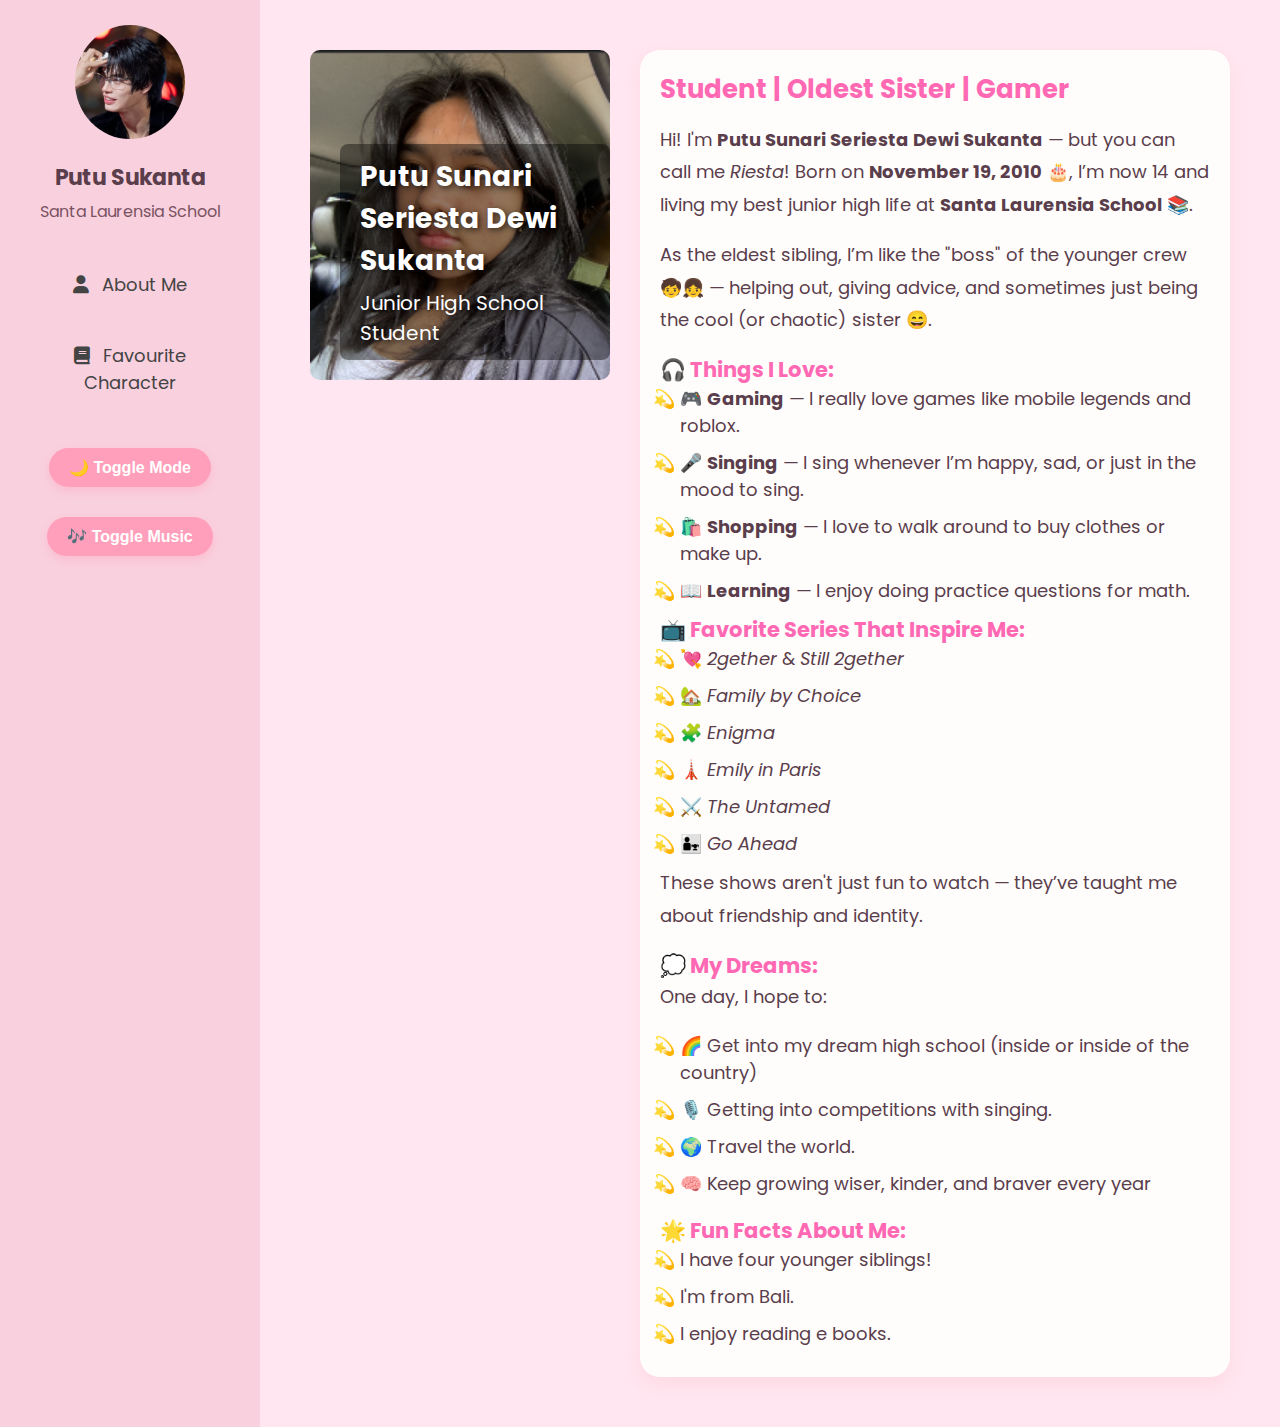
<file: index.html>
<!DOCTYPE html>
<html lang="en">
<head>
  <meta charset="UTF-8" />
  <meta name="viewport" content="width=device-width, initial-scale=1" />
  <title>Putu Sunari Seriesta Dewi Sukanta Profile</title>
  <link
    rel="stylesheet"
    href="style.css"
  />
  <link
    rel="stylesheet"
    href="https://cdnjs.cloudflare.com/ajax/libs/font-awesome/6.0.0-beta2/css/all.min.css"
  />
  <link
    href="https://fonts.googleapis.com/css2?family=Poppins:wght@400;600&display=swap"
    rel="stylesheet"
  />
</head>
<body>
  <div class="container">
    <aside class="sidebar">
      <img src="win1.png" alt="Putu Sukanta" class="profile-pic" />
      <h2>Putu Sukanta</h2>
      <p>Santa Laurensia School</p>
      <nav class="menu">
         <a href="index.html"><i class="fas fa-user"></i> About Me</a>
        <a href="karakter.html"><i class="fas fa-book"></i> Favourite Character</a>
      </nav>

      <button class="toggle-button" onclick="toggleMode()">🌙 Toggle Mode</button>
      <button class="toggle-button" onclick="toggleMusic()">🎶 Toggle Music</button>
<audio id="bgMusic" src="ostmetawin (1).mp3" loop></audio>

    </aside>

    <main class="content">
      <div class="profile-card">
        <div class="profile-flex">
          <div class="image-container">
            <img src="riesta22.png" alt="Putu Sukanta" />
            <div class="header-text-overlay">
              <h1>Putu Sunari Seriesta Dewi Sukanta</h1>
              <p>Junior High School Student</p>
            </div>
          </div>
          <div class="bio">
            <h2>Student | Oldest Sister | Gamer</h2>
             <p>Hi! I'm <strong>Putu Sunari Seriesta Dewi Sukanta</strong> — but you can call me <em>Riesta</em>! Born on <strong>November 19, 2010</strong> 🎂, I’m now 14 and living my best junior high life at <strong>Santa Laurensia School</strong> 📚.</p>
  
  <p>As the eldest sibling, I’m like the "boss" of the younger crew 🧒👧 — helping out, giving advice, and sometimes just being the cool (or chaotic) sister 😄.</p>

  <h3>🎧 Things I Love:</h3>
  <ul>
    <li>🎮 <strong>Gaming</strong> — I really love games like mobile legends and roblox.</li>
    <li>🎤 <strong>Singing</strong> — I sing whenever I’m happy, sad, or just in the mood to sing.</li>
    <li>🛍️ <strong>Shopping</strong> — I love to walk around to buy clothes or make up.</li>
    <li>📖 <strong>Learning</strong> — I enjoy doing practice questions for math.</li>
  </ul>

  <h3>📺 Favorite Series That Inspire Me:</h3>
  <ul>
    <li>💘 <em>2gether</em> & <em>Still 2gether</em></li>
    <li>🏡 <em>Family by Choice</em></li>
    <li>🧩 <em>Enigma</em></li>
    <li>🗼 <em>Emily in Paris</em></li>
    <li>⚔️ <em>The Untamed</em></li>
    <li>👨‍👧 <em>Go Ahead</em></li>
  </ul>

  <p>These shows aren't just fun to watch — they’ve taught me about friendship and identity.</p>

  <h3>💭 My Dreams:</h3>
  <p>
    One day, I hope to:
    <ul>
      <li>🌈 Get into my dream high school (inside or inside of the country)</li>
      <li>🎙️ Getting into competitions with singing.</li>
      <li>🌍 Travel the world.</li>
      <li>🧠 Keep growing wiser, kinder, and braver every year</li>
    </ul>
  </p>

  <h3>🌟 Fun Facts About Me:</h3>
  <ul>
    <li> I have four younger siblings!</li>
    <li> I'm from Bali.</li>
    <li> I enjoy reading e books.</li>
  </ul>
          </div>
        </div>
      </div>
    </main>
  </div>

  <script>
    function toggleMode() {
      document.body.classList.toggle("dark-mode");
    }
    function toggleMusic() {
  const music = document.getElementById("bgMusic");
  if (music.paused) {
    music.play();
  } else {
    music.pause();
  }
}
function toggleMusic() {
  const music = document.getElementById("bgMusic");
  if (music.paused) {
    music.volume = 0;
    music.play();
    let vol = 0;
    const fadeIn = setInterval(() => {
      if (vol < 0.6) {
        vol += 0.05;
        music.volume = vol;
      } else {
        clearInterval(fadeIn);
      }
    }, 100);
  } else {
    music.pause();
  }
}

  </script>
</body>
</html>
</file>
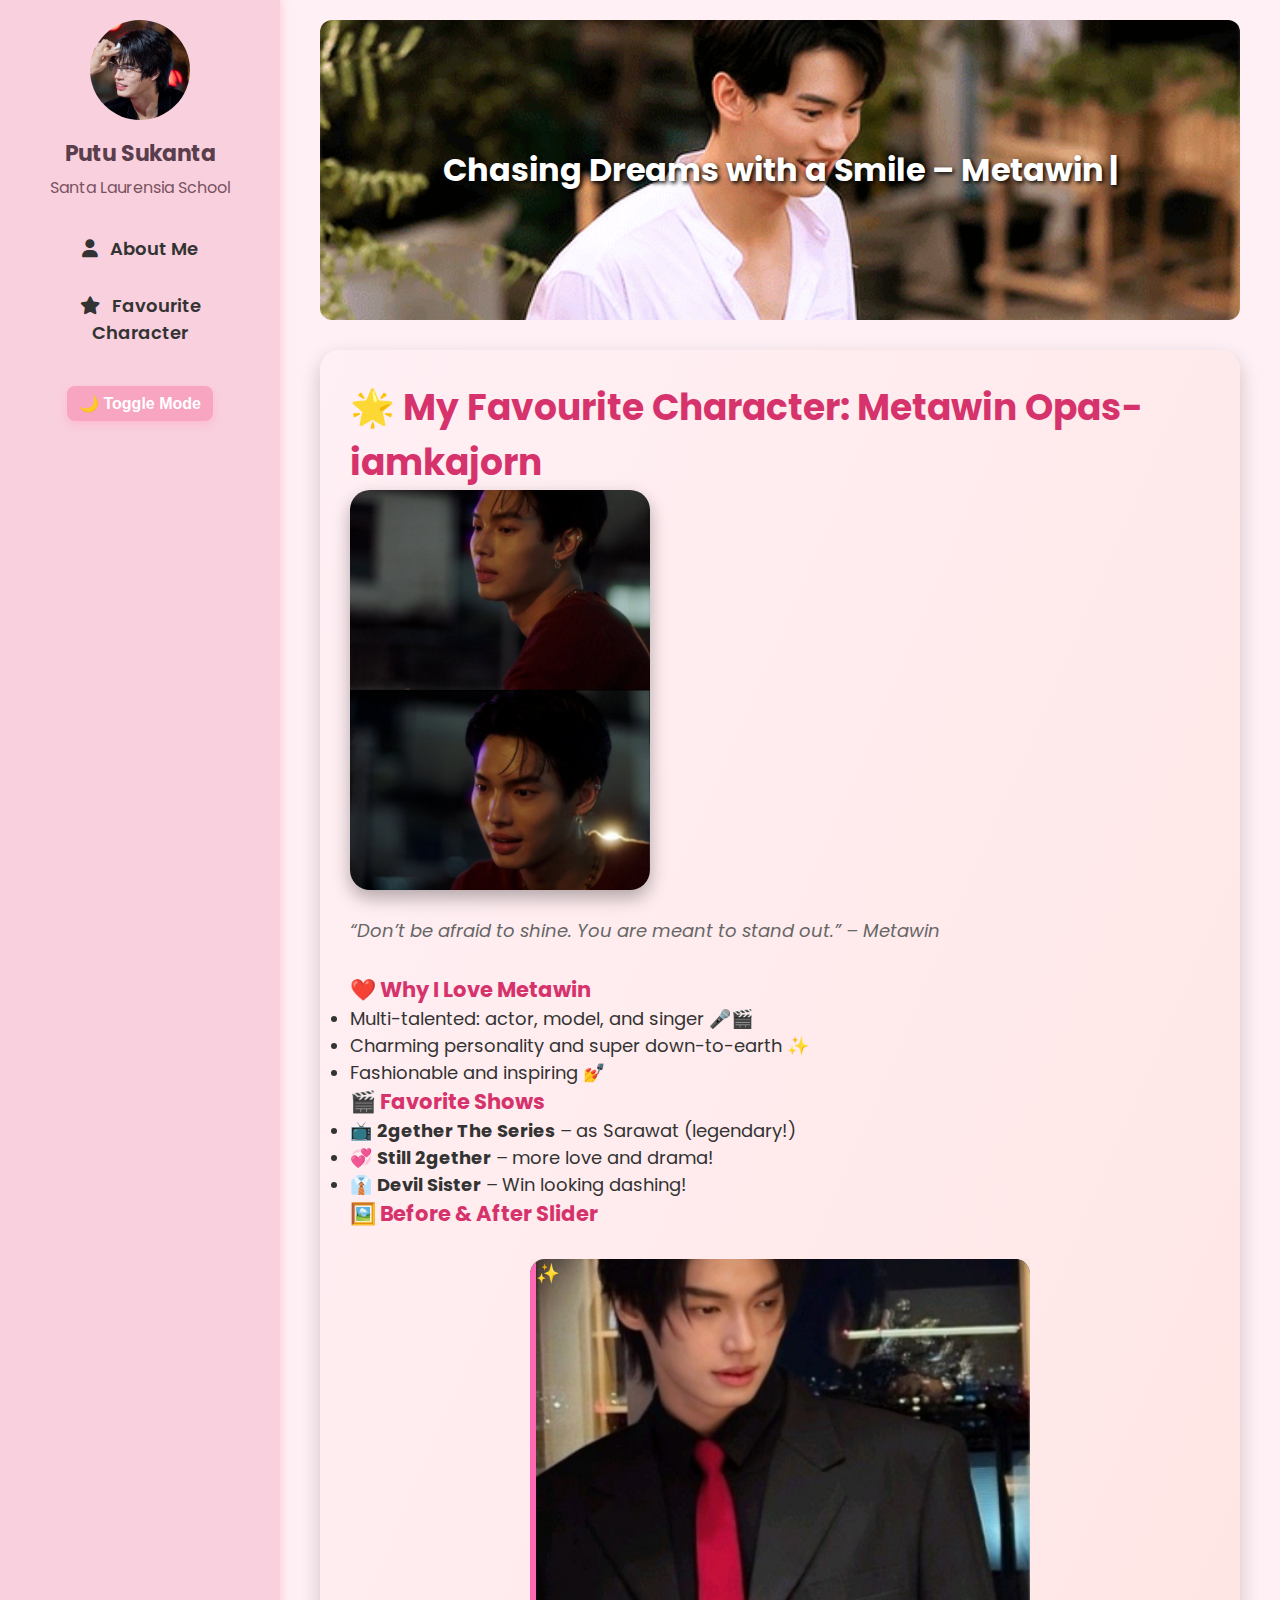
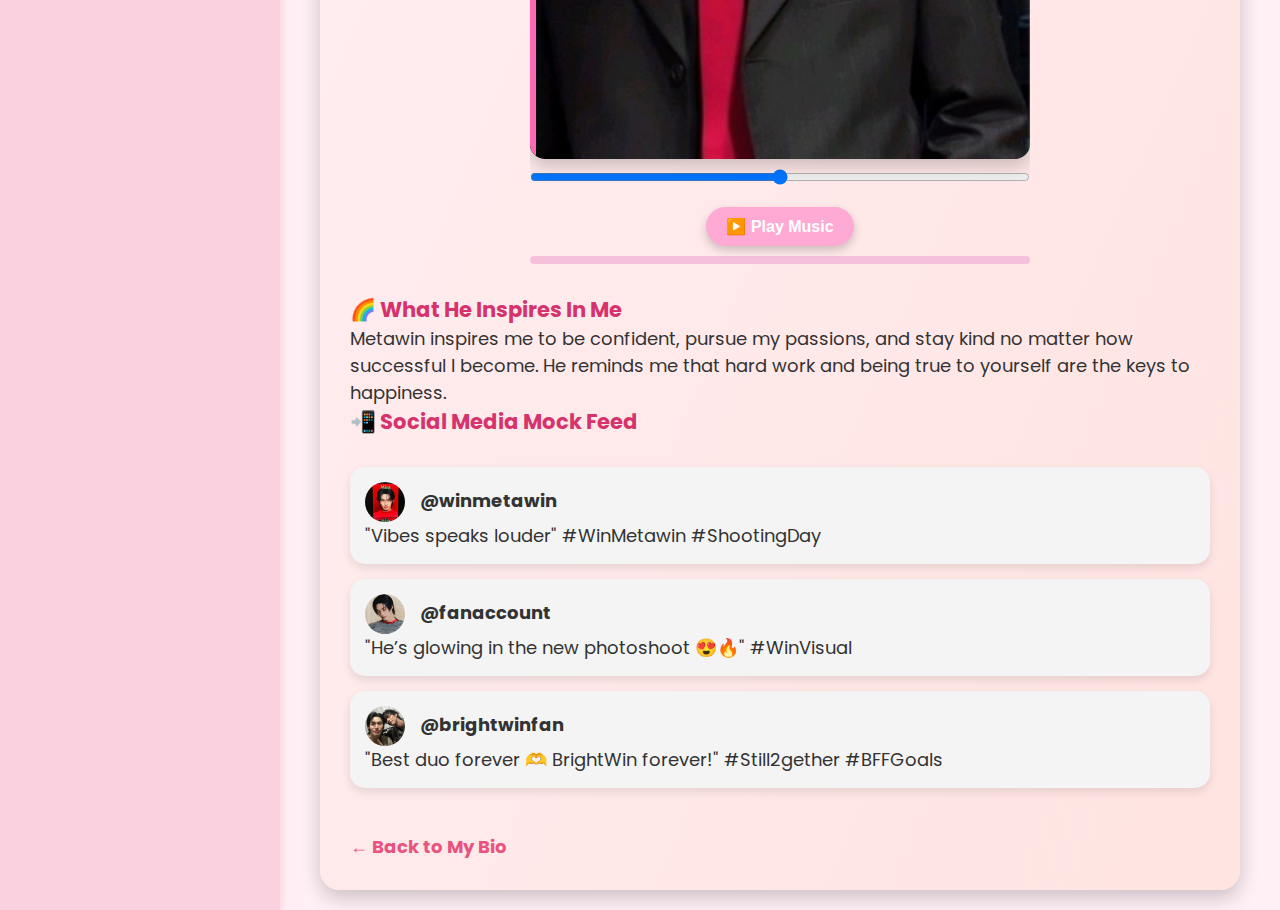
<file: karakter.html>
<!DOCTYPE html>
<html lang="en">
<head>
  <meta charset="UTF-8" />
  <meta name="viewport" content="width=device-width, initial-scale=1" />
  <title>Favourite Character - Metawin</title>
  <link rel="stylesheet" href="style.css" />
  <link rel="stylesheet" href="https://cdnjs.cloudflare.com/ajax/libs/font-awesome/6.0.0-beta2/css/all.min.css" />
  <link href="https://fonts.googleapis.com/css2?family=Poppins:wght@400;600&display=swap" rel="stylesheet" />
  <style>
    body {
      margin: 0;
      font-family: 'Poppins', sans-serif;
      overflow-x: hidden;
    }

    .container {
      display: flex;
      min-height: 100vh;
    }

    .sidebar {
      width: 280px;
      background: #f8f8f8;
      padding: 20px;
      box-sizing: border-box;
      position: relative;
    }

    .content {
      flex: 1;
      padding: 20px 40px;
      box-sizing: border-box;
      background: #fff0f5;
    }

    .hero-banner {
      position: relative;
      width: 100%;
      height: 300px;
      background: url('metawin-banner.gif') no-repeat center center/cover;
      display: flex;
      align-items: center;
      justify-content: center;
      color: white;
      font-size: 2rem;
      font-weight: bold;
      text-shadow: 2px 2px 4px #000;
      margin-bottom: 30px;
      border-radius: 12px;
    }

    .hero-banner::after {
      content: '|';
      animation: blink 1s step-start infinite;
      margin-left: 5px;
    }

    @keyframes blink {
      50% { opacity: 0; }
    }

    body.dark-mode {
      background-color: #121212;
      color: #f0f0f0;
    }

    .character-section {
      background: linear-gradient(to bottom right, #fff0f5, #ffe4e1);
      padding: 30px;
      border-radius: 20px;
      box-shadow: 0 8px 20px rgba(0, 0, 0, 0.2);
      color: #333;
      animation: fadeIn 1s ease-in;
    }

    .character-section.dark {
      background: #1a1a1a;
      color: #f8f8f8;
    }

    h1, h3 {
      color: #d6336c;
    }

    .quote {
      font-style: italic;
      color: #666;
      margin: 10px 0 30px;
    }

    .dark-mode .quote {
      color: #ccc;
    }

    .slider-container {
      position: relative;
      width: 100%;
      max-width: 500px;
      margin: 30px auto;
      overflow: hidden;
    }

    .slider-wrapper {
      position: relative;
      width: 100%;
      height: 500px;
      overflow: hidden;
      border-radius: 15px;
      box-shadow: 0 8px 18px rgba(0, 0, 0, 0.2);
    }

    .slider-wrapper img {
      position: absolute;
      width: 100%;
      height: 100%;
      object-fit: cover;
      top: 0;
      left: 0;
      transition: clip-path 0.3s ease-in-out;
    }

    .slider-divider {
      position: absolute;
      top: 0;
      bottom: 0;
      width: 4px;
      background: #ff69b4;
      transition: left 0.3s ease;
      text-align: center;
      font-size: 1.2rem;
      color: #fff;
      padding-left: 6px;
      user-select: none;
    }

    .slider-input {
      width: 100%;
      margin-top: 10px;
    }

    .music-player {
      text-align: center;
      margin-top: 15px;
    }

    .music-btn {
      background: #ffaad4;
      border: none;
      padding: 10px 20px;
      border-radius: 30px;
      font-size: 16px;
      cursor: pointer;
      font-weight: bold;
      color: white;
      box-shadow: 0 4px 10px rgba(0, 0, 0, 0.2);
      transition: all 0.3s ease;
      position: relative;
      overflow: hidden;
    }

    .music-btn:hover {
      background: #f88cbb;
    }

    .music-btn::after {
      content: "✨";
      position: absolute;
      right: -20px;
      top: 50%;
      transform: translateY(-50%);
      animation: sparkle 1s infinite linear;
    }

    @keyframes sparkle {
      0% { right: -20px; opacity: 0; }
      50% { right: 50%; opacity: 1; }
      100% { right: 100%; opacity: 0; }
    }

    .music-progress {
      width: 100%;
      height: 8px;
      background-color: #f5c1da;
      border-radius: 20px;
      margin-top: 10px;
      overflow: hidden;
    }

    .progress-bar {
      height: 100%;
      background-color: #ff69b4;
      width: 0%;
      transition: width 0.2s ease-in-out;
    }

    .social-feed {
      margin-top: 30px;
    }

    .social-post {
      background: #f4f4f4;
      border-radius: 15px;
      padding: 15px;
      margin-bottom: 15px;
      box-shadow: 0 4px 10px rgba(0,0,0,0.1);
      animation: fadeIn 1s ease;
    }

    .dark-mode .social-post {
      background: #2b2b2b;
      color: white;
    }

    .back-link {
      display: inline-block;
      margin-top: 30px;
      color: #e75480;
      text-decoration: none;
      font-weight: bold;
    }

    .back-link:hover {
      text-decoration: underline;
    }

    .toggle-button {
      margin-top: 20px;
      padding: 8px 12px;
      background-color: #f8a5c2;
      border: none;
      border-radius: 8px;
      cursor: pointer;
      font-weight: bold;
    }

    .toggle-button:hover {
      background-color: #e28ab3;
    }

    .profile-pic {
      width: 100px;
      height: 100px;
      border-radius: 50%;
      object-fit: cover;
      margin-bottom: 10px;
    }

    .menu a {
      display: block;
      margin: 10px 0;
      color: #333;
      text-decoration: none;
      font-weight: 600;
    }

    .menu a i {
      margin-right: 8px;
    }

    .social-pic {
      width: 40px;
      height: 40px;
      border-radius: 50%;
      object-fit: cover;
      margin-right: 10px;
      vertical-align: middle;
    }

    /* Floating Hearts */
    .heart {
      position: fixed;
      bottom: -20px;
      font-size: 24px;
      color: #ff69b4;
      animation: floatUp 5s linear infinite;
      pointer-events: none;
    }

    @keyframes floatUp {
      0% {
        transform: translateY(0) scale(1);
        opacity: 1;
      }
      100% {
        transform: translateY(-800px) scale(1.5);
        opacity: 0;
      }
    }

    @keyframes fadeIn {
      from {opacity: 0; transform: translateY(20px);}
      to {opacity: 1; transform: translateY(0);}
    }
  </style>
</head>
<body>
  <div class="container">
    <aside class="sidebar">
      <img src="win1.png" alt="Putu Sukanta" class="profile-pic" />
      <h2>Putu Sukanta</h2>
      <p>Santa Laurensia School</p>
      <nav class="menu">
        <a href="index.html"><i class="fas fa-user"></i> About Me</a>
        <a href="karakter.html"><i class="fas fa-star"></i> Favourite Character</a>
      </nav>
      <button class="toggle-button" onclick="toggleMode()">🌙 Toggle Mode</button>
      <audio id="bgMusic" src="ostmetawin (1).mp3" loop></audio>
    </aside>

    <div class="content">
      <div class="hero-banner">
        Chasing Dreams with a Smile – Metawin
      </div>

      <div class="character-section" id="characterSection">
        <h1>🌟 My Favourite Character: Metawin Opas-iamkajorn</h1>

        <div style="text-align: left; margin-bottom: 20px;">
          <img id="metawinSwap" src="metawin.png" alt="Metawin Mood" style="width: 300px; height: 400px; border-radius: 20px; box-shadow: 0 8px 18px rgba(0, 0, 0, 0.3); transition: opacity 0.5s ease; object-fit: cover;" />
        </div>

        <p class="quote">“Don’t be afraid to shine. You are meant to stand out.” – Metawin</p>

        <h3>❤️ Why I Love Metawin</h3>
        <ul>
          <li>Multi-talented: actor, model, and singer 🎤🎬</li>
          <li>Charming personality and super down-to-earth ✨</li>
          <li>Fashionable and inspiring 💅</li>
        </ul>

        <h3>🎬 Favorite Shows</h3>
        <ul>
          <li>📺 <strong>2gether The Series</strong> – as Sarawat (legendary!)</li>
          <li>💞 <strong>Still 2gether</strong> – more love and drama!</li>
          <li>👔 <strong>Devil Sister</strong> – Win looking dashing!</li>
        </ul>

        <h3>🖼️ Before & After Slider</h3>
        <div class="slider-container">
          <div class="slider-wrapper">
            <img src="metawin-before (1).png" alt="Before" class="slider-image-before">
            <img src="metawin-after (1).png" alt="After" class="slider-image-after" id="afterImage">
            <div class="slider-divider" id="divider">✨</div>
          </div>
          <input type="range" min="0" max="100" value="50" class="slider-input" id="slider" aria-label="Compare before and after image">

          <div class="music-player">
            <button class="music-btn" onclick="toggleMusic()" id="musicBtn">
              ▶️ <span id="musicLabel">Play Music</span>
            </button>
            <div class="music-progress">
              <div class="progress-bar" id="musicProgress"></div>
            </div>
          </div>
        </div>

        <h3>🌈 What He Inspires In Me</h3>
        <p>Metawin inspires me to be confident, pursue my passions, and stay kind no matter how successful I become. He reminds me that hard work and being true to yourself are the keys to happiness.</p>

        <h3>📲 Social Media Mock Feed</h3>
        <div class="social-feed">
          <div class="social-post">
            <img src="win-profile.png" alt="Win Profile" class="social-pic" />
            <strong>@winmetawin</strong><br>
            "Vibes speaks louder" #WinMetawin #ShootingDay
          </div>
          <div class="social-post">
            <img src="fan1.png" alt="Fan Profile" class="social-pic" />
            <strong>@fanaccount</strong><br>
            "He’s glowing in the new photoshoot 😍🔥" #WinVisual
          </div>
          <div class="social-post">
            <img src="brightwin.png" alt="BrightWin Fan" class="social-pic" />
            <strong>@brightwinfan</strong><br>
            "Best duo forever 🫶 BrightWin forever!" #Still2gether #BFFGoals
          </div>
        </div>

        <a href="index.html" class="back-link">← Back to My Bio</a>
      </div>
    </div>
  </div>

  <script>
    function toggleMode() {
      const btn = document.querySelector('.toggle-button');
      document.body.classList.toggle("dark-mode");
      document.getElementById("characterSection").classList.toggle("dark");
      btn.setAttribute('aria-pressed', document.body.classList.contains("dark-mode"));
    }

    const slider = document.getElementById('slider');
    const afterImage = document.getElementById('afterImage');
    const divider = document.getElementById('divider');
    const music = document.getElementById("bgMusic");
    const musicBtn = document.getElementById("musicBtn");

    slider.addEventListener('input', function () {
      const value = this.value;
      afterImage.style.clipPath = `inset(0 ${100 - value}% 0 0)`;
      divider.style.left = `${value}%`;
    });

    function toggleMusic() {
      if (music.paused) {
        music.volume = 0;
        music.play();
        musicBtn.innerHTML = "⏸️ Pause Music";
        let vol = 0;
        const fadeIn = setInterval(() => {
          if (vol < 0.6) {
            vol += 0.05;
            music.volume = vol;
          } else {
            clearInterval(fadeIn);
          }
        }, 100);
      } else {
        music.pause();
        musicBtn.innerHTML = "▶️ Play Music";
      }
    }

    music.addEventListener('timeupdate', () => {
      const progressPercent = (music.currentTime / music.duration) * 100;
      const progressBar = document.getElementById('musicProgress');
      progressBar.style.width = `${progressPercent}%`;
    });

    let swap = true;
    setInterval(() => {
      const img = document.getElementById("metawinSwap");
      img.style.opacity = 0.5;
      setTimeout(() => {
        img.src = swap ? "metawin1.png" : "metawin.png";
        img.style.opacity = 1;
        swap = !swap;
      }, 300);
    }, 3000);

    // Floating hearts generator
    setInterval(() => {
      const heart = document.createElement("div");
      heart.className = "heart";
      heart.textContent = "💖";
      heart.style.left = Math.random() * window.innerWidth + "px";
      document.body.appendChild(heart);
      setTimeout(() => heart.remove(), 5000);
    }, 800);
  </script>
</body>
</html>
</file>
<file: style.css>
/* Google Font */
body {
  font-family: 'Poppins', sans-serif;
  font-size: 18px;
  margin: 0;
  background-color: var(--bg);
  color: var(--text);
  transition: background 0.3s, color 0.3s;
}

/* Theme variables */
:root {
  --bg: #ffffff;
  --text: #333333;
  --sidebar-bg: #2f2f2f;
  --sidebar-text: #ffffff;
  --highlight: #444;
}

body.dark-mode {
  --bg: #1e1e1e;
  --text: #f0f0f0;
  --sidebar-bg: #111;
  --sidebar-text: #ddd;
  --highlight: #333;
}

/* Reset */
* {
  box-sizing: border-box;
  padding: 0;
  margin: 0;
}

/* Container */
.container {
  display: flex;
  min-height: 100vh;
  flex-wrap: wrap;
}

/* Sidebar */
.sidebar {
  width: 260px;
  background-color: var(--sidebar-bg);
  color: var(--sidebar-text);
  padding: 25px;
  text-align: center;
  flex-shrink: 0;
}

.profile-pic {
  width: 110px;
  border-radius: 50%;
  margin-bottom: 15px;
}

.sidebar h2 {
  font-size: 22px;
  margin-bottom: 5px;
}

.sidebar p {
  font-size: 16px;
  margin-bottom: 25px;
}

.menu a {
  display: block;
  color: var(--sidebar-text);
  text-decoration: none;
  margin: 12px 0;
  font-size: 18px;
  padding: 10px;
  border-radius: 5px;
  transition: background 0.3s;
}

.menu a:hover {
  background-color: var(--highlight);
}

.menu i {
  margin-right: 12px;
}

/* Dark Mode Toggle Button */
.toggle-button {
  margin-top: 30px;
  background: none;
  border: 2px solid var(--sidebar-text);
  color: var(--sidebar-text);
  padding: 8px 12px;
  border-radius: 6px;
  cursor: pointer;
  font-size: 16px;
}

.toggle-button:hover {
  background-color: var(--highlight);
}

/* Main Content */
.content {
  flex: 1;
  padding: 50px;
  background-color: var(--bg);
}

/* Image with Overlay */
.image-container {
  position: relative;
  max-width: 100%;
  margin-bottom: 40px;
}

.image-container img {
  width: 600px; /* or any size you prefer, e.g., 250px */
  height: auto;
  display: block;
  border-radius: 10px;
}

.header-text-overlay {
  position: absolute;
  bottom: 20px;
  left: 30px;
  color: white;
  text-shadow: 2px 2px 6px rgba(0, 0, 0, 0.7);
  background-color: rgba(0, 0, 0, 0.4);
  padding: 12px 20px;
  border-radius: 8px;
  transition: opacity 0.3s ease;
}

.header-text-overlay h1 {
  font-size: 28px;
  margin-bottom: 6px;
}

.header-text-overlay p {
  font-size: 20px;
}

.image-container:hover .header-text-overlay {
  opacity: 0;
  pointer-events: none; /* so it doesn't block mouse */
}

/* Bio Section */
.bio h2 {
  font-size: 26px;
  margin-bottom: 15px;
}

.bio p {
  font-size: 18px;
  margin-bottom: 18px;
  line-height: 1.8;
}

/* Responsive Design */
@media (max-width: 768px) {
  .container {
    flex-direction: column;
  }

  .sidebar {
    width: 100%;
  }

  .content {
    padding: 20px;
  }

  .header-text-overlay {
    bottom: 10px;
    left: 15px;
    font-size: 16px;
  }

  .header-text-overlay h1 {
    font-size: 15px;
  }

  .header-text-overlay p {
    font-size: 10px;
  }
}

.profile-flex {
  display: flex;
  align-items: flex-start;
  gap: 30px;
  flex-wrap: wrap; /* So it stacks on small screens */
}

.image-container img {
  width: 300px; /* or any preferred size */
}

/* Optional: Limit bio width on large screens */
.bio {
  flex: 1;
  min-width: 250px;
}

/* Button style for the toggle button */
.toggle-button {
  margin-top: 30px;
  background-color: #ff9fbb;        /* Soft pink */
  border: none;
  color: white;
  padding: 10px 20px;
  border-radius: 25px;              /* Pill shape */
  cursor: pointer;
  font-size: 16px;
  font-weight: 600;
  box-shadow: 0 4px 8px rgba(255, 159, 187, 0.4);
  transition: background-color 0.3s ease, box-shadow 0.3s ease;
  user-select: none;
  position: relative;
  overflow: hidden;
}

/* Rotate the text inside the button */
.toggle-button span {
  display: inline-block;
  transform: rotate(-15deg); /* Adjust the angle as you want */
  transition: transform 0.3s ease;
}

.toggle-button:hover {
  background-color: #ff6f91;       /* Darker pink on hover */
  box-shadow: 0 6px 12px rgba(255, 111, 145, 0.6);
}

.toggle-button:hover span {
  transform: rotate(0deg);
}

.toggle-button:focus {
  outline: none;
  box-shadow: 0 0 0 3px #ff9fbb;
}

/* Body background soft pink */
body {
  background-color: #ffe6f0; /* very light pink */
  color: var(--text);
  font-family: 'Poppins', sans-serif;
  font-size: 18px;
  margin: 0;
  transition: background 0.3s, color 0.3s;
}

/* Sidebar soft pink */
.sidebar {
  background-color: #f8c8d8; /* soft pastel pink */
  color: #5a3e4c; /* darker muted pink/purple for text */
  padding: 25px;
  text-align: center;
  width: 260px;
  flex-shrink: 0;
  box-shadow: 2px 0 8px rgba(255, 182, 193, 0.5); /* subtle pink shadow */
}

/* Sidebar links */
.menu a {
  color: #5a3e4c;
  transition: background 0.3s, color 0.3s;
}

.menu a:hover {
  background-color: #f1a8bf; /* slightly darker pink hover */
  color: #fff;
}

/* Sidebar headings */
.sidebar h2 {
  font-size: 22px;
  margin-bottom: 5px;
  color: #5a3e4c;
}

.sidebar p {
  font-size: 16px;
  margin-bottom: 25px;
  color: #7a5362;
}

:root {
  --bg: #ffe6f0;
  --text: #5a3e4c;
  --sidebar-bg: #f8c8d8;
  --sidebar-text: #5a3e4c;
  --highlight: #f1a8bf;
}

body.dark-mode {
  --bg: #4d2536;       /* dark muted pink/purple */
  --text: #f9d6e0;     /* pale pink text */
  --sidebar-bg: #672e44; /* dark rosy pink */
  --sidebar-text: #f9d6e0;
  --highlight: #a85a78;
}

/* Toggle Switch without knob */
.toggle-switch {
  position: relative;
  width: 60px;
  height: 32px;
  background: #ffb6c1;   /* light pink track */
  border-radius: 20px;
  cursor: pointer;
  box-shadow: 0 3px 6px rgba(255, 182, 193, 0.5);
  transition: background-color 0.3s ease;
  display: inline-block;
  margin-top: 20px;
}

.toggle-switch input {
  position: absolute;
  width: 100%;
  height: 100%;
  opacity: 0;
  cursor: pointer;
  top: 0;
  left: 0;
  margin: 0;
  z-index: 2;
}

/* The colored track layer */
.toggle-track-bg {
  position: absolute;
  top: 0; left: 0; right: 0; bottom: 0;
  border-radius: 20px;
  background-color: #ffb6c1; /* same as .toggle-switch bg */
  transition: background-color 0.3s ease;
  z-index: 1;
}

/* Change background color when checked */
.toggle-switch input:checked + .toggle-track-bg {
  background-color: #ff6f91; /* darker pink */
}

/* Optional cute labels inside toggle */
.toggle-labels {
  display: flex;
  justify-content: space-between;
  font-size: 12px;
  margin-top: 6px;
  color: #a14a63;
  user-select: none;
}
.toggle-switch {
  position: relative;
  width: 60px;
  height: 32px;
  background: #ffb6c1;   /* light pink track */
  border-radius: 20px;
  cursor: pointer;
  box-shadow: 0 3px 6px rgba(255, 182, 193, 0.5);
  transition: background-color 0.4s cubic-bezier(0.4, 0, 0.2, 1);
  user-select: none;
  overflow: visible;
}

/* The toggle "circle" */
.toggle-switch::before {
  content: "";
  position: absolute;
  top: 3px;
  left: 3px;
  width: 26px;
  height: 26px;
  background: white;
  border-radius: 50%;
  box-shadow: 0 0 8px rgba(255, 182, 193, 0.6);
  transition: transform 0.35s cubic-bezier(0.4, 0, 0.2, 1), box-shadow 0.35s;
  will-change: transform;
}

/* Move circle and add bounce effect when toggled */
.toggle-switch input:checked + .toggle-track-bg {
  background-color: #ff6f91;
}

.toggle-switch input:checked ~ .toggle-track-bg {
  background-color: #ff6f91;
}

.toggle-switch input:checked + .toggle-track-bg,
.toggle-switch input:checked ~ .toggle-track-bg {
  background-color: #ff6f91;
}

.toggle-switch input:checked ~ .toggle-track-bg {
  background-color: #ff6f91;
}

/* Slide circle to right with bounce */
.toggle-switch input:checked + .toggle-track-bg::before,
.toggle-switch input:checked ~ .toggle-track-bg::before {
  transform: translateX(28px);
}

/* Actually move the toggle circle using the pseudo element */
.toggle-switch input:checked ~ .toggle-track-bg {
  background-color: #ff6f91;
}

/* Using the sibling span for the track background */
.toggle-track-bg {
  position: absolute;
  top: 0;
  left: 0;
  right: 0;
  bottom: 0;
  border-radius: 20px;
  pointer-events: none;
  transition: background-color 0.4s cubic-bezier(0.4, 0, 0.2, 1);
}

/* Move the toggle circle based on input checked */
.toggle-switch input:checked + .toggle-track-bg::before {
  transform: translateX(28px);
  box-shadow: 0 0 10px rgba(255, 111, 145, 0.8);
  animation: bounce 0.35s;
}

/* Bounce animation */
@keyframes bounce {
  0% {
    transform: translateX(28px) scale(1);
  }
  50% {
    transform: translateX(30px) scale(1.1);
  }
  100% {
    transform: translateX(28px) scale(1);
  }
}

/* Cute label fade and scale */
.toggle-labels {
  display: flex;
  justify-content: space-between;
  font-size: 16px;
  margin-top: 6px;
  color: #a14a63;
  user-select: none;
  transition: color 0.3s ease;
}

body.dark-mode .toggle-labels span:first-child {
  color: #f9d6e0;
}

body.dark-mode .toggle-labels span:last-child {
  color: #c48a9e;
}

/* Optional: scale label on hover */
.toggle-labels span:hover {
  color: #ff6f91;
  transform: scale(1.2);
  transition: all 0.3s ease;
}

/* Hide the checkbox input but keep it accessible */
.toggle-switch input {
  opacity: 0;
  width: 0;
  height: 0;
  position: absolute;
  left: 0;
  top: 0;
  cursor: pointer;
}

/* Google Font */
body {
  font-family: 'Poppins', sans-serif;
  font-size: 18px;
  margin: 0;
  background-color: var(--bg);
  color: var(--text);
  transition: background 0.3s, color 0.3s;
}

/* Theme variables */
:root {
  --bg: #ffffff;
  --text: #333333;
  --sidebar-bg: #2f2f2f;
  --sidebar-text: #ffffff;
  --highlight: #444;
}

body.dark-mode {
  --bg: #1e1e1e;
  --text: #f0f0f0;
  --sidebar-bg: #111;
  --sidebar-text: #ddd;
  --highlight: #333;
}

/* Reset */
* {
  box-sizing: border-box;
  padding: 0;
  margin: 0;
}

/* Container */
.container {
  display: flex;
  min-height: 100vh;
  flex-wrap: wrap;
}

/* Sidebar */
.sidebar {
  width: 260px;
  background-color: var(--sidebar-bg);
  color: var(--sidebar-text);
  padding: 25px;
  text-align: center;
  flex-shrink: 0;
}

.profile-pic {
  width: 110px;
  border-radius: 50%;
  margin-bottom: 15px;
}

.sidebar h2 {
  font-size: 22px;
  margin-bottom: 5px;
}

.sidebar p {
  font-size: 16px;
  margin-bottom: 25px;
}

.menu a {
  display: block;
  color: var(--sidebar-text);
  text-decoration: none;
  margin: 12px 0;
  font-size: 18px;
  padding: 10px;
  border-radius: 5px;
  transition: background 0.3s;
}

.menu a:hover {
  background-color: var(--highlight);
}

.menu i {
  margin-right: 12px;
}

/* Dark Mode Toggle Button */
.toggle-button {
  margin-top: 30px;
  background: none;
  border: 2px solid var(--sidebar-text);
  color: var(--sidebar-text);
  padding: 8px 12px;
  border-radius: 6px;
  cursor: pointer;
  font-size: 16px;
}

.toggle-button:hover {
  background-color: var(--highlight);
}

/* Main Content */
.content {
  flex: 1;
  padding: 50px;
  background-color: var(--bg);
}

/* Image with Overlay */
.image-container {
  position: relative;
  max-width: 100%;
  margin-bottom: 40px;
}

.image-container img {
  width: 600px; /* or any size you prefer, e.g., 250px */
  height: auto;
  display: block;
  border-radius: 10px;
}

.header-text-overlay {
  position: absolute;
  bottom: 20px;
  left: 30px;
  color: white;
  text-shadow: 2px 2px 6px rgba(0, 0, 0, 0.7);
  background-color: rgba(0, 0, 0, 0.4);
  padding: 12px 20px;
  border-radius: 8px;
  transition: opacity 0.3s ease;
}

.header-text-overlay h1 {
  font-size: 28px;
  margin-bottom: 6px;
}

.header-text-overlay p {
  font-size: 20px;
}

.image-container:hover .header-text-overlay {
  opacity: 0;
  pointer-events: none; /* so it doesn't block mouse */
}

/* Bio Section */
.bio h2 {
  font-size: 26px;
  margin-bottom: 15px;
}

.bio p {
  font-size: 18px;
  margin-bottom: 18px;
  line-height: 1.8;
}

/* Responsive Design */
@media (max-width: 768px) {
  .container {
    flex-direction: column;
  }

  .sidebar {
    width: 100%;
  }

  .content {
    padding: 20px;
  }

  .header-text-overlay {
    bottom: 10px;
    left: 15px;
    font-size: 16px;
  }

  .header-text-overlay h1 {
    font-size: 15px;
  }

  .header-text-overlay p {
    font-size: 10px;
  }
}

.profile-flex {
  display: flex;
  align-items: flex-start;
  gap: 30px;
  flex-wrap: wrap; /* So it stacks on small screens */
}

.image-container img {
  width: 300px; /* or any preferred size */
}

/* Optional: Limit bio width on large screens */
.bio {
  flex: 1;
  min-width: 250px;
}

/* Button style for the toggle button */
.toggle-button {
  margin-top: 30px;
  background-color: #ff9fbb;        /* Soft pink */
  border: none;
  color: white;
  padding: 10px 20px;
  border-radius: 25px;              /* Pill shape */
  cursor: pointer;
  font-size: 16px;
  font-weight: 600;
  box-shadow: 0 4px 8px rgba(255, 159, 187, 0.4);
  transition: background-color 0.3s ease, box-shadow 0.3s ease;
  user-select: none;
  position: relative;
  overflow: hidden;
}

/* Rotate the text inside the button */
.toggle-button span {
  display: inline-block;
  transform: rotate(-15deg); /* Adjust the angle as you want */
  transition: transform 0.3s ease;
}

.toggle-button:hover {
  background-color: #ff6f91;       /* Darker pink on hover */
  box-shadow: 0 6px 12px rgba(255, 111, 145, 0.6);
}

.toggle-button:hover span {
  transform: rotate(0deg);
}

.toggle-button:focus {
  outline: none;
  box-shadow: 0 0 0 3px #ff9fbb;
}

/* Body background soft pink */
body {
  background-color: #ffe6f0; /* very light pink */
  color: var(--text);
  font-family: 'Poppins', sans-serif;
  font-size: 18px;
  margin: 0;
  transition: background 0.3s, color 0.3s;
}

/* Sidebar soft pink */
.sidebar {
  background-color: #f8c8d8; /* soft pastel pink */
  color: #5a3e4c; /* darker muted pink/purple for text */
  padding: 25px;
  text-align: center;
  width: 260px;
  flex-shrink: 0;
  box-shadow: 2px 0 8px rgba(255, 182, 193, 0.5); /* subtle pink shadow */
}

/* Sidebar links */
.menu a {
  color: #5a3e4c;
  transition: background 0.3s, color 0.3s;
}

.menu a:hover {
  background-color: #f1a8bf; /* slightly darker pink hover */
  color: #fff;
}

/* Sidebar headings */
.sidebar h2 {
  font-size: 22px;
  margin-bottom: 5px;
  color: #5a3e4c;
}

.sidebar p {
  font-size: 16px;
  margin-bottom: 25px;
  color: #7a5362;
}

:root {
  --bg: #ffe6f0;
  --text: #5a3e4c;
  --sidebar-bg: #f8c8d8;
  --sidebar-text: #5a3e4c;
  --highlight: #f1a8bf;
}

body.dark-mode {
  --bg: #4d2536;       /* dark muted pink/purple */
  --text: #f9d6e0;     /* pale pink text */
  --sidebar-bg: #672e44; /* dark rosy pink */
  --sidebar-text: #f9d6e0;
  --highlight: #a85a78;
}

/* Toggle Switch without knob */
.toggle-switch {
  position: relative;
  width: 60px;
  height: 32px;
  background: #ffb6c1;   /* light pink track */
  border-radius: 20px;
  cursor: pointer;
  box-shadow: 0 3px 6px rgba(255, 182, 193, 0.5);
  transition: background-color 0.3s ease;
  display: inline-block;
  margin-top: 20px;
}

.toggle-switch input {
  position: absolute;
  width: 100%;
  height: 100%;
  opacity: 0;
  cursor: pointer;
  top: 0;
  left: 0;
  margin: 0;
  z-index: 2;
}

/* The colored track layer */
.toggle-track-bg {
  position: absolute;
  top: 0; left: 0; right: 0; bottom: 0;
  border-radius: 20px;
  background-color: #ffb6c1; /* same as .toggle-switch bg */
  transition: background-color 0.3s ease;
  z-index: 1;
}

/* Change background color when checked */
.toggle-switch input:checked + .toggle-track-bg {
  background-color: #ff6f91; /* darker pink */
}

/* Optional cute labels inside toggle */
.toggle-labels {
  display: flex;
  justify-content: space-between;
  font-size: 12px;
  margin-top: 6px;
  color: #a14a63;
  user-select: none;
}
.toggle-switch {
  position: relative;
  width: 60px;
  height: 32px;
  background: #ffb6c1;   /* light pink track */
  border-radius: 20px;
  cursor: pointer;
  box-shadow: 0 3px 6px rgba(255, 182, 193, 0.5);
  transition: background-color 0.4s cubic-bezier(0.4, 0, 0.2, 1);
  user-select: none;
  overflow: visible;
}

/* The toggle "circle" */
.toggle-switch::before {
  content: "";
  position: absolute;
  top: 3px;
  left: 3px;
  width: 26px;
  height: 26px;
  background: white;
  border-radius: 50%;
  box-shadow: 0 0 8px rgba(255, 182, 193, 0.6);
  transition: transform 0.35s cubic-bezier(0.4, 0, 0.2, 1), box-shadow 0.35s;
  will-change: transform;
}

/* Move circle and add bounce effect when toggled */
.toggle-switch input:checked + .toggle-track-bg {
  background-color: #ff6f91;
}

.toggle-switch input:checked ~ .toggle-track-bg {
  background-color: #ff6f91;
}

.toggle-switch input:checked + .toggle-track-bg,
.toggle-switch input:checked ~ .toggle-track-bg {
  background-color: #ff6f91;
}

.toggle-switch input:checked ~ .toggle-track-bg {
  background-color: #ff6f91;
}

/* Slide circle to right with bounce */
.toggle-switch input:checked + .toggle-track-bg::before,
.toggle-switch input:checked ~ .toggle-track-bg::before {
  transform: translateX(28px);
}

/* Actually move the toggle circle using the pseudo element */
.toggle-switch input:checked ~ .toggle-track-bg {
  background-color: #ff6f91;
}

/* Using the sibling span for the track background */
.toggle-track-bg {
  position: absolute;
  top: 0;
  left: 0;
  right: 0;
  bottom: 0;
  border-radius: 20px;
  pointer-events: none;
  transition: background-color 0.4s cubic-bezier(0.4, 0, 0.2, 1);
}

/* Move the toggle circle based on input checked */
.toggle-switch input:checked + .toggle-track-bg::before {
  transform: translateX(28px);
  box-shadow: 0 0 10px rgba(255, 111, 145, 0.8);
  animation: bounce 0.35s;
}

/* Bounce animation */
@keyframes bounce {
  0% {
    transform: translateX(28px) scale(1);
  }
  50% {
    transform: translateX(30px) scale(1.1);
  }
  100% {
    transform: translateX(28px) scale(1);
  }
}

/* Cute label fade and scale */
.toggle-labels {
  display: flex;
  justify-content: space-between;
  font-size: 16px;
  margin-top: 6px;
  color: #a14a63;
  user-select: none;
  transition: color 0.3s ease;
}

body.dark-mode .toggle-labels span:first-child {
  color: #000000;
}

body.dark-mode .toggle-labels span:last-child {
  color: #c48a9e;
}

/* Optional: scale label on hover */
.toggle-labels span:hover {
  color: #ff6f91;
  transform: scale(1.2);
  transition: all 0.3s ease;
}


.sidebar:hover {
  background-color: #f9d0de; /* a lighter pastel pink */
  transition: background-color 0.3s ease;
}
.profile-pic:hover {
  transform: scale(1.05);
  box-shadow: 0 8px 15px rgba(255, 159, 187, 0.5);
  transition: transform 0.3s ease, box-shadow 0.3s ease;
}
.content:hover {
  background-color: #ffe0ed; /* soft pink shade */
  transition: background-color 0.3s ease;
}
.menu a {
  transition: background 0.3s ease, color 0.3s ease;
}

.menu a:hover {
  background-color: var(--highlight);
  color: #fff;
  transform: scale(1.05);
}
.menu a {
  position: relative;
  display: inline-block;
  color: #444;
  text-decoration: none;
  padding: 10px 15px;
  transition: color 0.3s ease;
}

.menu a i {
  margin-right: 8px;
  transition: transform 0.3s ease;
}

/* Hover Effects */
.menu a:hover {
  color: #d6336c; /* change text color on hover */
}

.menu a:hover i {
  transform: translateX(5px); /* icon slides to the right */
}

/* Animated Underline */
.menu a::after {
  content: "";
  position: absolute;
  left: 15px;
  bottom: 5px;
  width: 0;
  height: 2px;
  background-color: #d6336c;
  transition: width 0.3s ease;
}

.menu a:hover::after {
  width: calc(100% - 30px); /* animate underline from left to right */
}
body.dark-mode {
  background-color: #1e1e1e;
  color: #ffffff;
}

body.dark-mode .content {
  background-color: #2a2a2a;
}

body.dark-mode .sidebar {
  background-color: #111;
}

body.dark-mode a {
  color: #f0f0f0;
}

body.dark-mode a:hover {
  color: #ff79c54b;
}
.content:hover {
  background-color: white;  /* ← problem! */
}
.bio:hover::after {
  content: '✨';
  position: absolute;
  top: 10px;
  right: 10px;
  font-size: 1.5rem;
  animation: sparkle 1.2s infinite ease-in-out;
}

@keyframes sparkle {
  0%, 100% { opacity: 0.2; transform: scale(1); }
  50% { opacity: 1; transform: scale(1.5) rotate(20deg); }
}
/* === Cute Bio Animations & Styling === */
.bio {
  animation: fadeIn 1.5s ease-in-out;
  padding: 20px;
  background-color: #fffdfb;
  border-radius: 20px;
  box-shadow: 0 8px 16px rgba(255, 192, 203, 0.3);
  transition: background-color 0.3s ease;
}

.bio:hover {
  background-color: #fff0f5;
}

/* Header animations */
.bio h2, .bio h3 {
  color: #ff69b4;
  font-family: 'Poppins', sans-serif;
  position: relative;
  animation: popIn 0.8s ease-in-out;
}

/* Fun list styling */
.bio ul {
  list-style-type: "💫 ";
  margin-left: 20px;
  animation: slideInUp 1s ease forwards;
}

.bio li {
  margin-bottom: 10px;
  transition: transform 0.2s ease;
}

.bio li:hover {
  transform: scale(1.05);
  color: #db4cb2;
}

/* Paragraph glow hover */
.bio p:hover {
  background-color: #fffafc;
  border-left: 5px solid #ffb6c1;
  padding-left: 10px;
  transition: all 0.3s ease-in-out;
}

/* === Keyframe Animations === */
@keyframes fadeIn {
  0% { opacity: 0; transform: translateY(20px); }
  100% { opacity: 1; transform: translateY(0); }
}

@keyframes slideInUp {
  from { opacity: 0; transform: translateY(30px); }
  to { opacity: 1; transform: translateY(0); }
}

@keyframes popIn {
  0% { transform: scale(0.8); opacity: 0; }
  100% { transform: scale(1); opacity: 1; }
}
.main-content {
  cursor: url('images/Desain\ tanpa\ judul\ \(3\).png') 16 16, auto;
}
/* DARK MODE FIX */
.dark-mode {
  background-color: #121212;
  color: #f0f0f0;
}

.dark-mode .content,
.dark-mode .profile-card {
  background-color: #1e1e1e;
  color: #f0f0f033;
}

.dark-mode h1, 
.dark-mode h2, 
.dark-mode h3, 
.dark-mode p, 
.dark-mode li {
  color: #3a38387c;
}

.dark-mode .bio ul li::marker {
  color: #ff79c6
}
.hero-banner {
  width: 100%;
  height: 300px;
  /* background-size: cover */
}
.hero-banner {
  position: relative;
  width: 100%;
  height: 300px;
  background: url('metawin-banner.gif') no-repeat center center/cover;
  display: flex;
  align-items: center;
  justify-content: center;
  color: white;
  font-size: 2rem;
  font-weight: bold;
  text-shadow: 2px 2px 4px #000;
  margin-bottom: 30px;
}
.slider-image-after {
  position: absolute;
  top: 0;
  left: 0;
}
.slider-image-after {
  transition: clip-path 0.3s ease;
}
</file>
